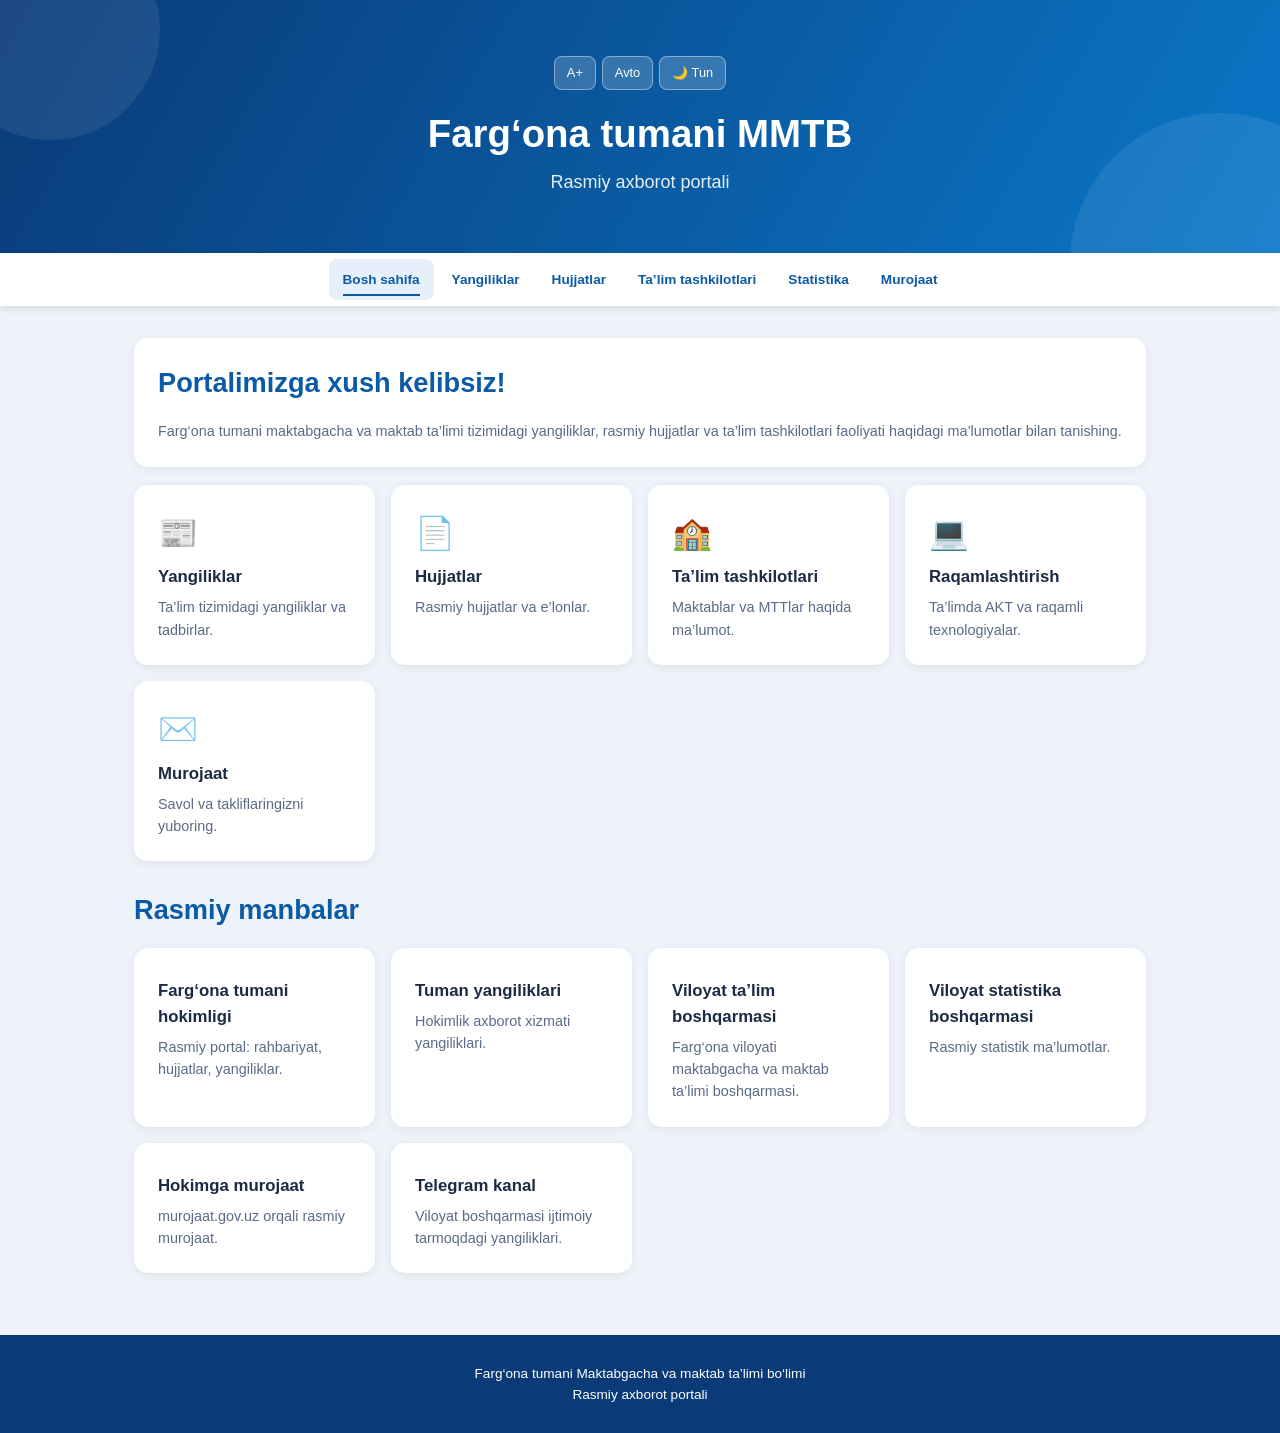
<file: index.html>
<!DOCTYPE html>
<html lang="uz"><head><meta charset="UTF-8"><meta name="viewport" content="width=device-width,initial-scale=1,viewport-fit=cover"><title>Farg‘ona tumani MMTB — Farg‘ona tumani MMTB</title><link rel="stylesheet" href="style.css"></head>
<body data-title="Farg‘ona tumani MMTB"><main>
<div class="card rv"><h2>Portalimizga xush kelibsiz!</h2><p>Farg‘ona tumani maktabgacha va maktab ta’limi tizimidagi yangiliklar, rasmiy hujjatlar va ta’lim tashkilotlari faoliyati haqidagi ma’lumotlar bilan tanishing.</p></div>
<div class="grid">
<a class="card rv" href="yangiliklar.html"><span class="ic">📰</span><h3>Yangiliklar</h3><p>Ta’lim tizimidagi yangiliklar va tadbirlar.</p></a>
<a class="card rv" href="hujjatlar.html"><span class="ic">📄</span><h3>Hujjatlar</h3><p>Rasmiy hujjatlar va e’lonlar.</p></a>
<a class="card rv" href="tashkilotlar.html"><span class="ic">🏫</span><h3>Ta’lim tashkilotlari</h3><p>Maktablar va MTTlar haqida ma’lumot.</p></a>
<a class="card rv" href="statistika.html"><span class="ic">💻</span><h3>Raqamlashtirish</h3><p>Ta’limda AKT va raqamli texnologiyalar.</p></a>
<a class="card rv" href="murojaat.html"><span class="ic">✉️</span><h3>Murojaat</h3><p>Savol va takliflaringizni yuboring.</p></a></div>
<h2 style="margin-top:28px">Rasmiy manbalar</h2>
<div class="grid" style="margin-top:0">
<a class="card rv" href="https://gov.uz/oz/fargonatuman" target="_blank" rel="noopener"><h3>Farg‘ona tumani hokimligi</h3><p>Rasmiy portal: rahbariyat, hujjatlar, yangiliklar.</p></a>
<a class="card rv" href="https://gov.uz/oz/fargonatuman/news/news" target="_blank" rel="noopener"><h3>Tuman yangiliklari</h3><p>Hokimlik axborot xizmati yangiliklari.</p></a>
<a class="card rv" href="https://fergana.uzedu.uz/uz" target="_blank" rel="noopener"><h3>Viloyat ta’lim boshqarmasi</h3><p>Farg‘ona viloyati maktabgacha va maktab ta’limi boshqarmasi.</p></a>
<a class="card rv" href="https://farstat.uz" target="_blank" rel="noopener"><h3>Viloyat statistika boshqarmasi</h3><p>Rasmiy statistik ma’lumotlar.</p></a>
<a class="card rv" href="https://murojaat.gov.uz/oz?organization_id=6607" target="_blank" rel="noopener"><h3>Hokimga murojaat</h3><p>murojaat.gov.uz orqali rasmiy murojaat.</p></a>
<a class="card rv" href="https://t.me/FargonaviloyatXTB" target="_blank" rel="noopener"><h3>Telegram kanal</h3><p>Viloyat boshqarmasi ijtimoiy tarmoqdagi yangiliklari.</p></a></div>
</main><script src="main.js"></script></body></html>
</file>
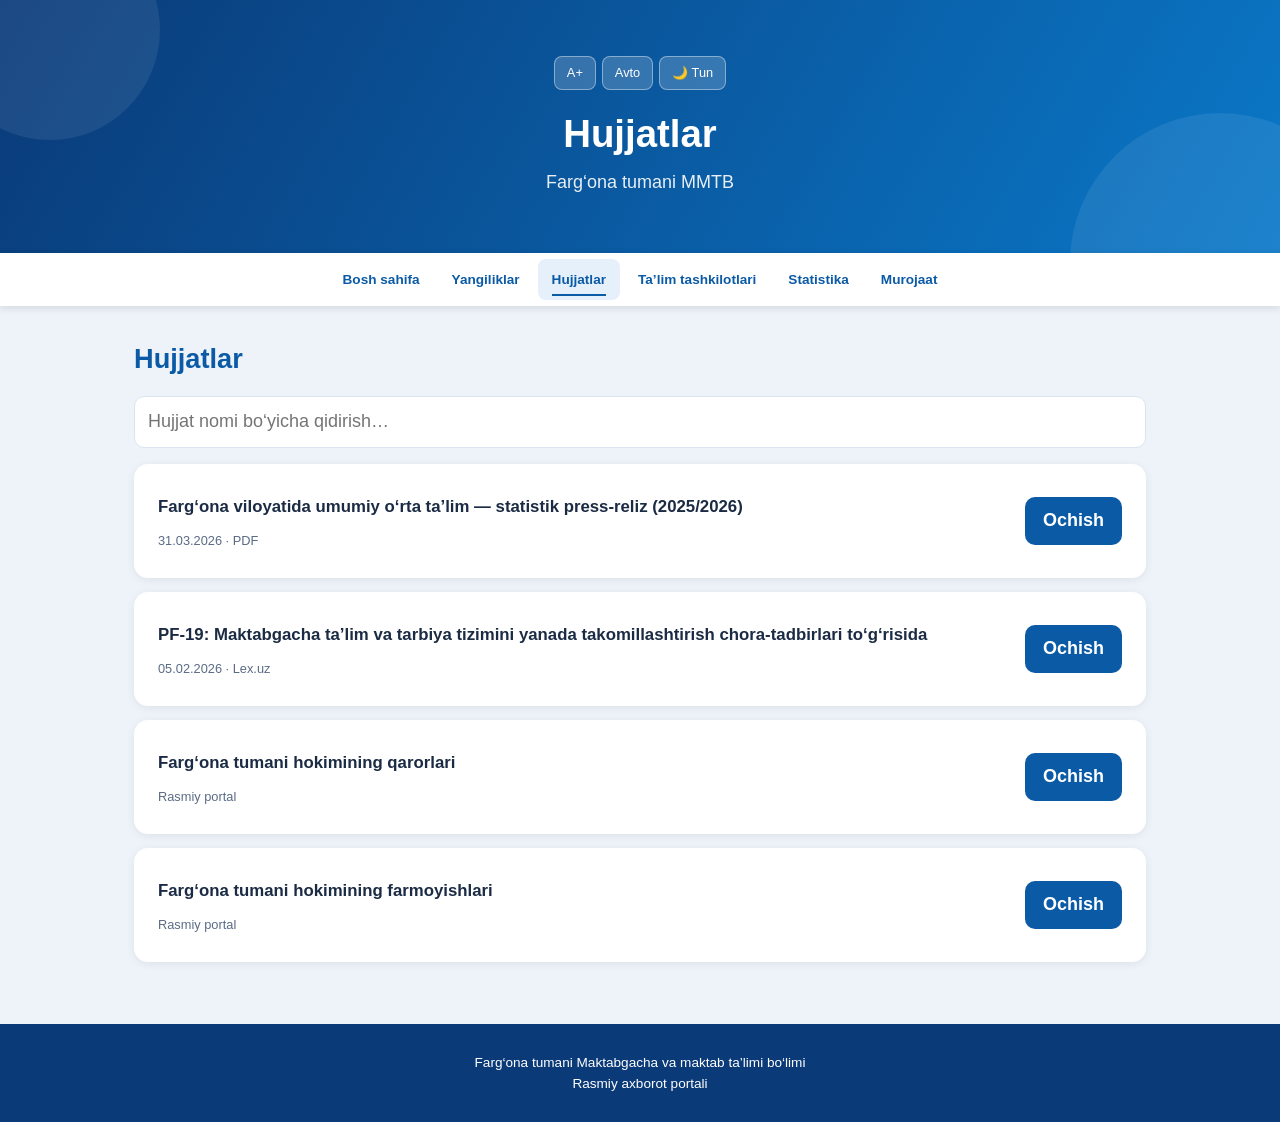
<file: hujjatlar.html>
<!DOCTYPE html>
<html lang="uz"><head><meta charset="UTF-8"><meta name="viewport" content="width=device-width,initial-scale=1,viewport-fit=cover"><title>Hujjatlar — Farg‘ona tumani MMTB</title><link rel="stylesheet" href="style.css"></head>
<body data-title="Hujjatlar"><main>
<h2>Hujjatlar</h2><div class="bar"><input id="dq" type="search" placeholder="Hujjat nomi bo‘yicha qidirish…" aria-label="Qidiruv"></div><div class="list" id="docList"></div>
</main><script src="main.js"></script></body></html>
</file>
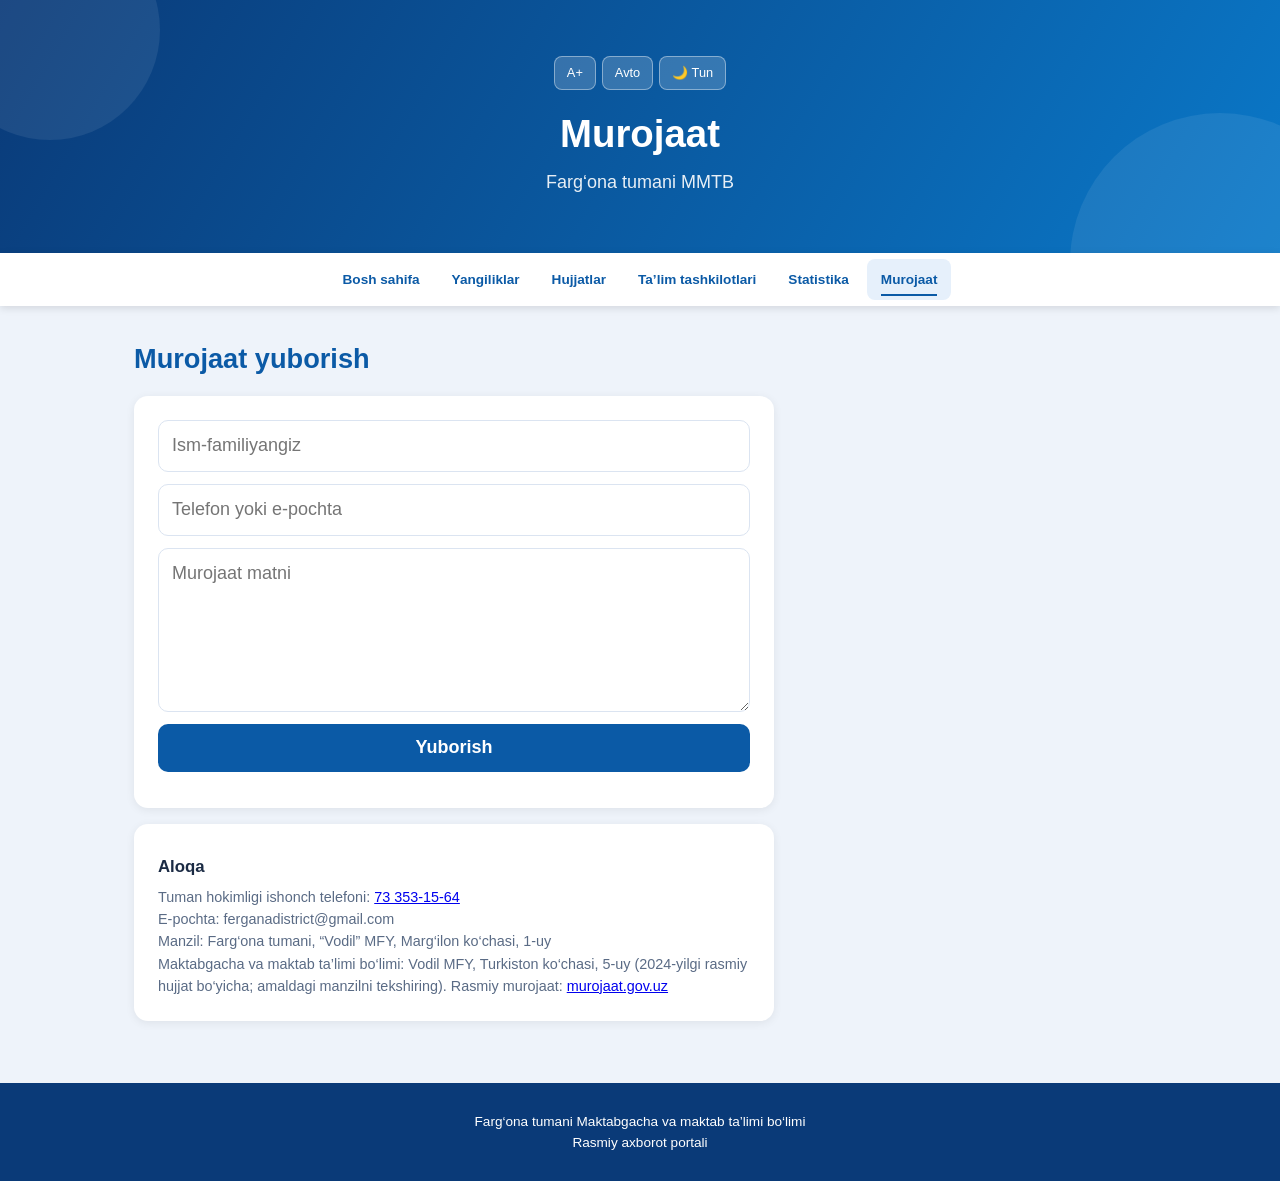
<file: murojaat.html>
<!DOCTYPE html>
<html lang="uz"><head><meta charset="UTF-8"><meta name="viewport" content="width=device-width,initial-scale=1,viewport-fit=cover"><title>Murojaat — Farg‘ona tumani MMTB</title><link rel="stylesheet" href="style.css"></head>
<body data-title="Murojaat"><main>
<h2>Murojaat yuborish</h2><div class="card form rv"><input id="cn" placeholder="Ism-familiyangiz" aria-label="Ism"><input id="cp" placeholder="Telefon yoki e-pochta" aria-label="Aloqa"><textarea id="cm" rows="5" placeholder="Murojaat matni" aria-label="Murojaat"></textarea><button class="btn" id="send">Yuborish</button><p class="meta" id="cs" aria-live="polite"></p></div>
<div class="card rv" style="margin-top:16px;max-width:640px"><h3>Aloqa</h3><p>Tuman hokimligi ishonch telefoni: <a href="tel:+998733531564">73 353-15-64</a><br>E-pochta: ferganadistrict@gmail.com<br>Manzil: Farg‘ona tumani, “Vodil” MFY, Marg‘ilon ko‘chasi, 1-uy</p><p class="meta">Maktabgacha va maktab ta’limi bo‘limi: Vodil MFY, Turkiston ko‘chasi, 5-uy (2024-yilgi rasmiy hujjat bo‘yicha; amaldagi manzilni tekshiring). Rasmiy murojaat: <a href="https://murojaat.gov.uz/oz?organization_id=6607" target="_blank" rel="noopener">murojaat.gov.uz</a></p></div>
</main><script src="main.js"></script></body></html>
</file>
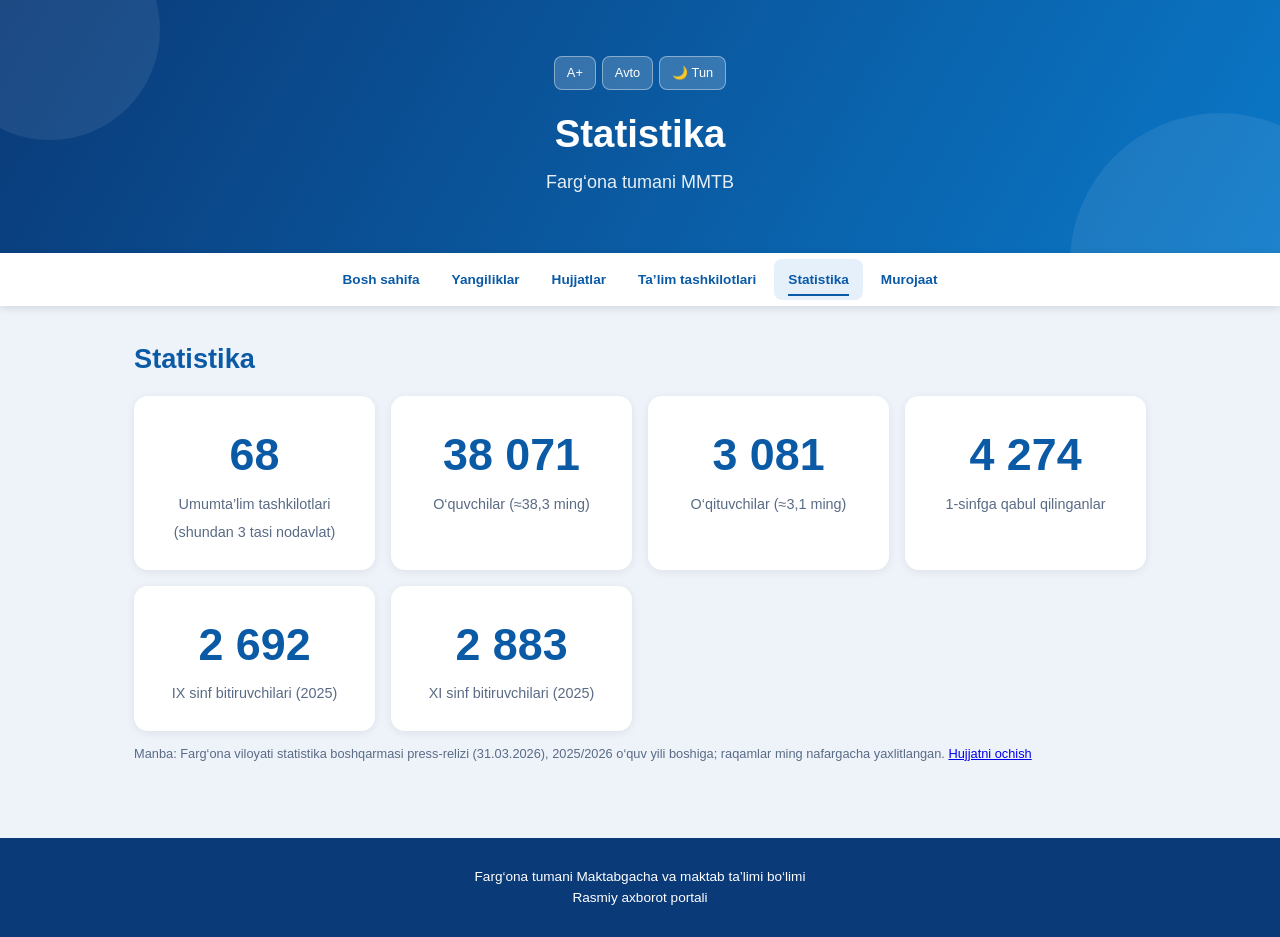
<file: statistika.html>
<!DOCTYPE html>
<html lang="uz"><head><meta charset="UTF-8"><meta name="viewport" content="width=device-width,initial-scale=1,viewport-fit=cover"><title>Statistika — Farg‘ona tumani MMTB</title><link rel="stylesheet" href="style.css"></head>
<body data-title="Statistika"><main>
<h2>Statistika</h2><div class="grid" style="margin-top:0"><div class="card stat rv"><b data-n="68">0</b><span>Umumta’lim tashkilotlari (shundan 3 tasi nodavlat)</span></div><div class="card stat rv"><b data-n="38300">0</b><span>O‘quvchilar (≈38,3 ming)</span></div><div class="card stat rv"><b data-n="3100">0</b><span>O‘qituvchilar (≈3,1 ming)</span></div><div class="card stat rv"><b data-n="4300">0</b><span>1-sinfga qabul qilinganlar</span></div><div class="card stat rv"><b data-n="2700">0</b><span>IX sinf bitiruvchilari (2025)</span></div><div class="card stat rv"><b data-n="2900">0</b><span>XI sinf bitiruvchilari (2025)</span></div></div><p class="meta">Manba: Farg‘ona viloyati statistika boshqarmasi press-relizi (31.03.2026), 2025/2026 o‘quv yili boshiga; raqamlar ming nafargacha yaxlitlangan. <a href="https://farstat.uz/uploads/press25/UT-PR-12-2025.pdf" target="_blank" rel="noopener">Hujjatni ochish</a></p>
</main><script src="main.js"></script></body></html>
</file>
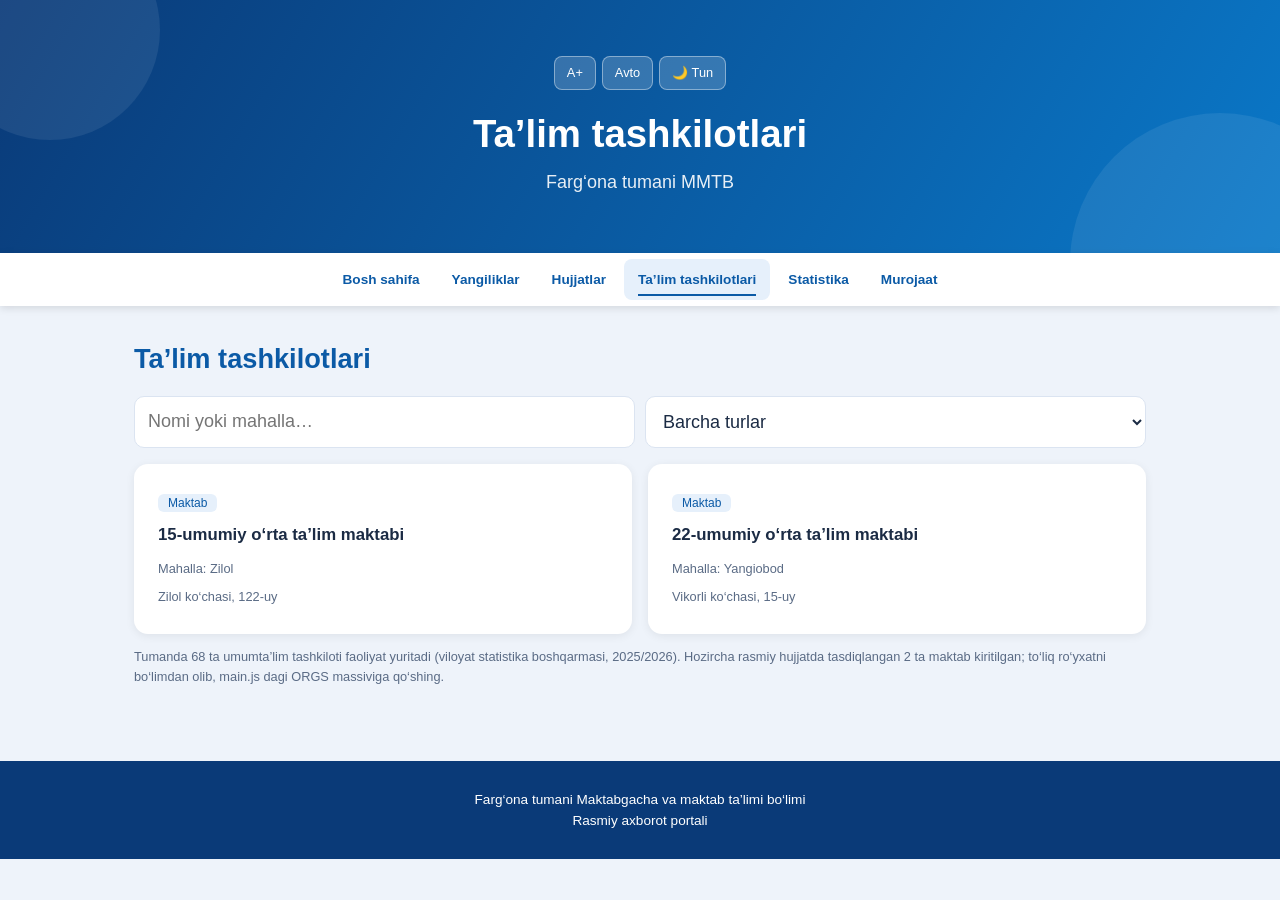
<file: tashkilotlar.html>
<!DOCTYPE html>
<html lang="uz"><head><meta charset="UTF-8"><meta name="viewport" content="width=device-width,initial-scale=1,viewport-fit=cover"><title>Ta’lim tashkilotlari — Farg‘ona tumani MMTB</title><link rel="stylesheet" href="style.css"></head>
<body data-title="Ta’lim tashkilotlari"><main>
<h2>Ta’lim tashkilotlari</h2><div class="bar"><input id="oq" type="search" placeholder="Nomi yoki mahalla…" aria-label="Qidiruv"><select id="ot" aria-label="Turi"><option value="">Barcha turlar</option><option>Maktab</option><option>MTT</option></select></div><div class="grid" id="orgList" style="margin-top:0"></div>
<p class="meta">Tumanda 68 ta umumta’lim tashkiloti faoliyat yuritadi (viloyat statistika boshqarmasi, 2025/2026). Hozircha rasmiy hujjatda tasdiqlangan 2 ta maktab kiritilgan; to‘liq ro‘yxatni bo‘limdan olib, main.js dagi ORGS massiviga qo‘shing.</p>
</main><script src="main.js"></script></body></html>
</file>
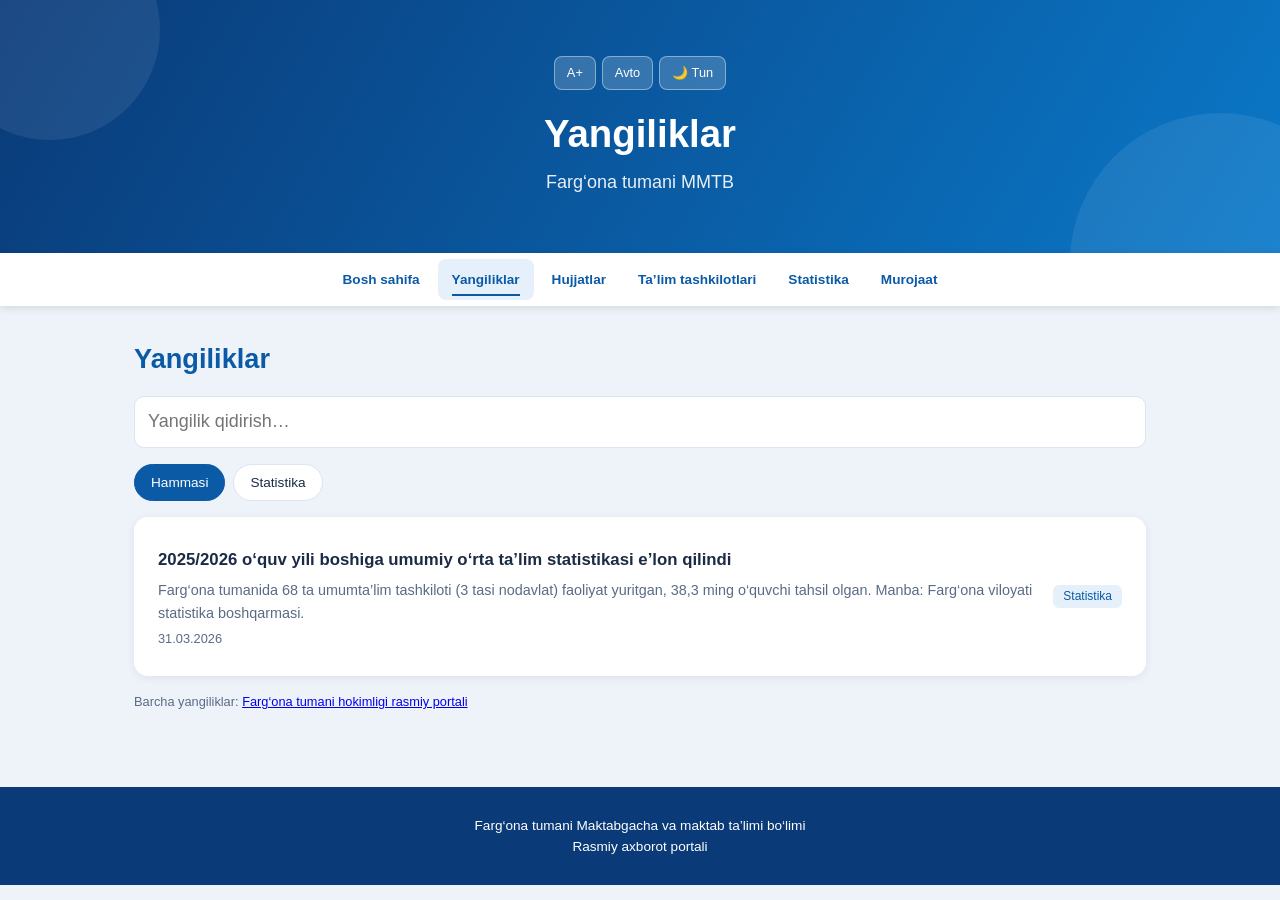
<file: yangiliklar.html>
<!DOCTYPE html>
<html lang="uz"><head><meta charset="UTF-8"><meta name="viewport" content="width=device-width,initial-scale=1,viewport-fit=cover"><title>Yangiliklar — Farg‘ona tumani MMTB</title><link rel="stylesheet" href="style.css"></head>
<body data-title="Yangiliklar"><main>
<h2>Yangiliklar</h2><div class="bar"><input id="nq" type="search" placeholder="Yangilik qidirish…" aria-label="Qidiruv"></div><div class="chips" id="chips"></div><div class="list" id="newsList"></div>
<p class="meta" style="margin-top:16px">Barcha yangiliklar: <a href="https://gov.uz/oz/fargonatuman/news/news" target="_blank" rel="noopener">Farg‘ona tumani hokimligi rasmiy portali</a></p>
</main><script src="main.js"></script></body></html>
</file>
<file: style.css>
:root{--bg:#eef3fa;--card:#fff;--text:#1b2b44;--muted:#5a6b85;--brand:#0b5aa6;--line:#dbe4f1;--foot:#0a3a78;--soft:#e6f0fb;--btn:#fff;color-scheme:light}
:root[data-theme=dark]{--bg:#0d1522;--card:#16213a;--text:#e6edf8;--muted:#9fb0ca;--brand:#6db3ff;--line:#263553;--foot:#09111f;--soft:#1c2c4b;--btn:#0d1522;color-scheme:dark}
*{box-sizing:border-box}html{scroll-behavior:smooth}
body{margin:0;font-family:"Segoe UI",Roboto,Arial,sans-serif;background:var(--bg);color:var(--text);line-height:1.55;font-size:clamp(15px,1.1vw + 11px,18px);transition:background .4s,color .4s}
#wipe{position:fixed;inset:0;z-index:100;pointer-events:none;background:linear-gradient(120deg,#0a3a78,#0a78c8);transform:scaleX(0);transform-origin:left;animation:wipeIn .6s cubic-bezier(.7,0,.2,1)}
body.leaving #wipe{transform:scaleX(1);transition:transform .42s cubic-bezier(.7,0,.2,1)}
@keyframes wipeIn{from{transform:scaleX(1);transform-origin:right}to{transform:scaleX(0);transform-origin:right}}
header{background:linear-gradient(120deg,#0a3a78,#0a78c8,#0a3a78);background-size:200% 200%;animation:flow 10s ease infinite;color:#fff;text-align:center;padding:clamp(24px,5vw,56px) 16px;position:relative;overflow:hidden}
@keyframes flow{50%{background-position:100% 50%}}
header:before,header:after{content:"";position:absolute;border-radius:50%;background:rgba(255,255,255,.08);animation:float 7s ease-in-out infinite}
header:before{width:220px;height:220px;left:-60px;top:-80px}header:after{width:300px;height:300px;right:-90px;bottom:-160px;animation-delay:-3s}
@keyframes float{50%{transform:translate(18px,22px) scale(1.08)}}
header h1{margin:0 0 6px;font-size:clamp(1.4rem,4vw,2.4rem);position:relative}
header p{margin:0;opacity:.9;position:relative}
.tools{display:flex;gap:6px;justify-content:center;margin-bottom:14px;position:relative}
.tools button{background:rgba(255,255,255,.18);color:#fff;border:1px solid rgba(255,255,255,.4);border-radius:8px;padding:6px 12px;cursor:pointer;font:inherit;font-size:.8rem;transition:.2s}
.tools button:hover{background:rgba(255,255,255,.35);transform:scale(1.06)}
nav{background:var(--card);box-shadow:0 2px 8px rgba(0,0,0,.12);position:sticky;top:0;z-index:20;display:flex;justify-content:center;gap:4px;padding:6px 10px;overflow-x:auto;scrollbar-width:none}
nav a{color:var(--brand);text-decoration:none;font-weight:600;font-size:.85rem;padding:10px 14px;border-radius:8px;white-space:nowrap;position:relative;transition:.25s}
nav a:after{content:"";position:absolute;left:50%;right:50%;bottom:4px;height:2px;background:var(--brand);transition:.3s}
nav a:hover:after,nav a.on:after{left:14px;right:14px}nav a.on{background:var(--soft)}
a:focus-visible,button:focus-visible,input:focus-visible,select:focus-visible,textarea:focus-visible{outline:3px solid #f5a623;outline-offset:2px}
main{max-width:1060px;margin:0 auto;padding:clamp(16px,3vw,32px) clamp(12px,3vw,24px)}
h2{color:var(--brand);margin:0 0 16px;font-size:clamp(1.2rem,2.4vw,1.7rem)}
.card{background:var(--card);border-radius:14px;box-shadow:0 2px 10px rgba(0,0,0,.07);padding:clamp(16px,2.5vw,24px);transition:transform .3s,box-shadow .3s}
.grid{display:grid;grid-template-columns:repeat(auto-fit,minmax(min(100%,230px),1fr));gap:16px;margin-top:18px}
a.card{display:block;text-decoration:none;color:inherit}
a.card:hover,.lift:hover{transform:translateY(-6px);box-shadow:0 14px 28px rgba(11,90,166,.22)}
a.card .ic{font-size:2rem;display:inline-block;transition:transform .4s}a.card:hover .ic{transform:rotate(-10deg) scale(1.25)}
.card h3{margin:6px 0;font-size:1.05rem}.card p{margin:0;color:var(--muted);font-size:.9rem}
.list{display:flex;flex-direction:column;gap:14px}
.item{display:flex;justify-content:space-between;gap:12px;align-items:center}
small,.meta{color:var(--muted);font-size:.8rem}
.tag{background:var(--soft);color:var(--brand);border-radius:6px;padding:2px 10px;font-size:.75rem;white-space:nowrap}
.chips{display:flex;gap:8px;flex-wrap:wrap;margin-bottom:16px}
.chip{border:1px solid var(--line);background:var(--card);color:var(--text);padding:7px 16px;border-radius:99px;cursor:pointer;font:inherit;font-size:.85rem;transition:.25s}
.chip:hover{transform:translateY(-2px)}.chip.on{background:var(--brand);color:var(--btn);border-color:var(--brand)}
input,select,textarea{font:inherit;padding:11px 13px;border:1px solid var(--line);border-radius:10px;background:var(--card);color:var(--text);width:100%;transition:border .2s,box-shadow .2s}
input:focus,textarea:focus,select:focus{border-color:var(--brand);box-shadow:0 0 0 3px var(--soft)}
.bar{display:grid;gap:10px;grid-template-columns:repeat(auto-fit,minmax(min(100%,200px),1fr));margin-bottom:16px}
.btn{position:relative;overflow:hidden;background:var(--brand);color:var(--btn);border:0;border-radius:10px;padding:10px 18px;cursor:pointer;font:inherit;font-weight:600;text-decoration:none;display:inline-block;white-space:nowrap;transition:.25s}
.btn:hover{transform:translateY(-2px);filter:brightness(1.1)}
.rip{position:absolute;border-radius:50%;background:rgba(255,255,255,.5);transform:scale(0);animation:rip .6s ease-out forwards;pointer-events:none}
@keyframes rip{to{transform:scale(4);opacity:0}}
.stat{text-align:center}.stat b{display:block;font-size:clamp(1.8rem,5vw,2.8rem);color:var(--brand)}.stat span{color:var(--muted);font-size:.9rem}
.form{display:grid;gap:12px;max-width:640px}.empty{text-align:center;color:var(--muted)}
.rv{opacity:0;transform:translateY(28px) scale(.97);transition:opacity .6s ease,transform .6s ease}.rv.in{opacity:1;transform:none}
.rv.in.lift:hover,a.rv.in:hover{transform:translateY(-6px)}
footer{background:var(--foot);color:#fff;text-align:center;padding:28px 16px;font-size:.85rem;margin-top:30px}
#top{position:fixed;right:16px;bottom:16px;width:46px;height:46px;border-radius:50%;border:0;background:var(--brand);color:var(--btn);font-size:1.2rem;cursor:pointer;opacity:0;pointer-events:none;transform:translateY(20px);transition:.3s}
#top.show{opacity:1;pointer-events:auto;transform:none}
@media(max-width:600px){.item{flex-direction:column;align-items:flex-start}nav{justify-content:flex-start}}
@media(min-width:1400px){main{max-width:1200px}}
@media(prefers-reduced-motion:reduce){*,*:before,*:after{animation:none!important;transition:none!important}.rv{opacity:1;transform:none}}
</file>
